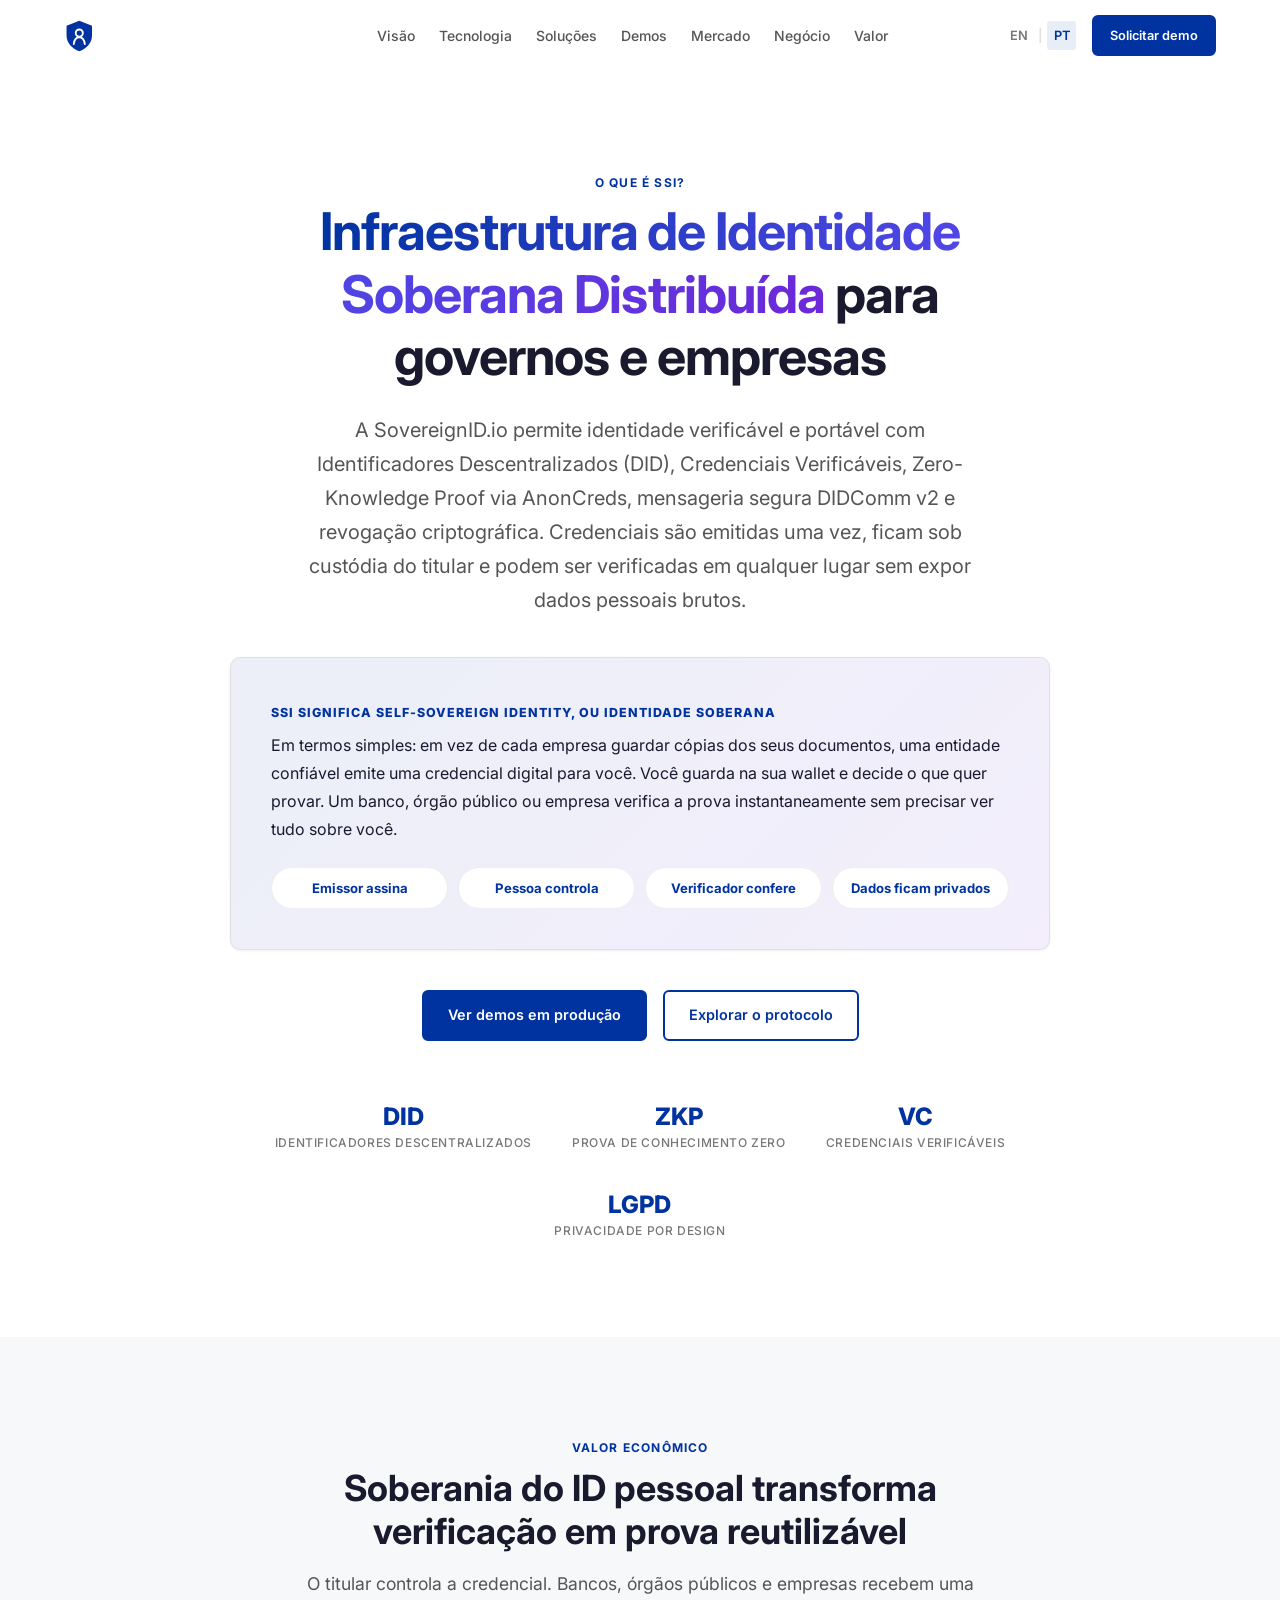
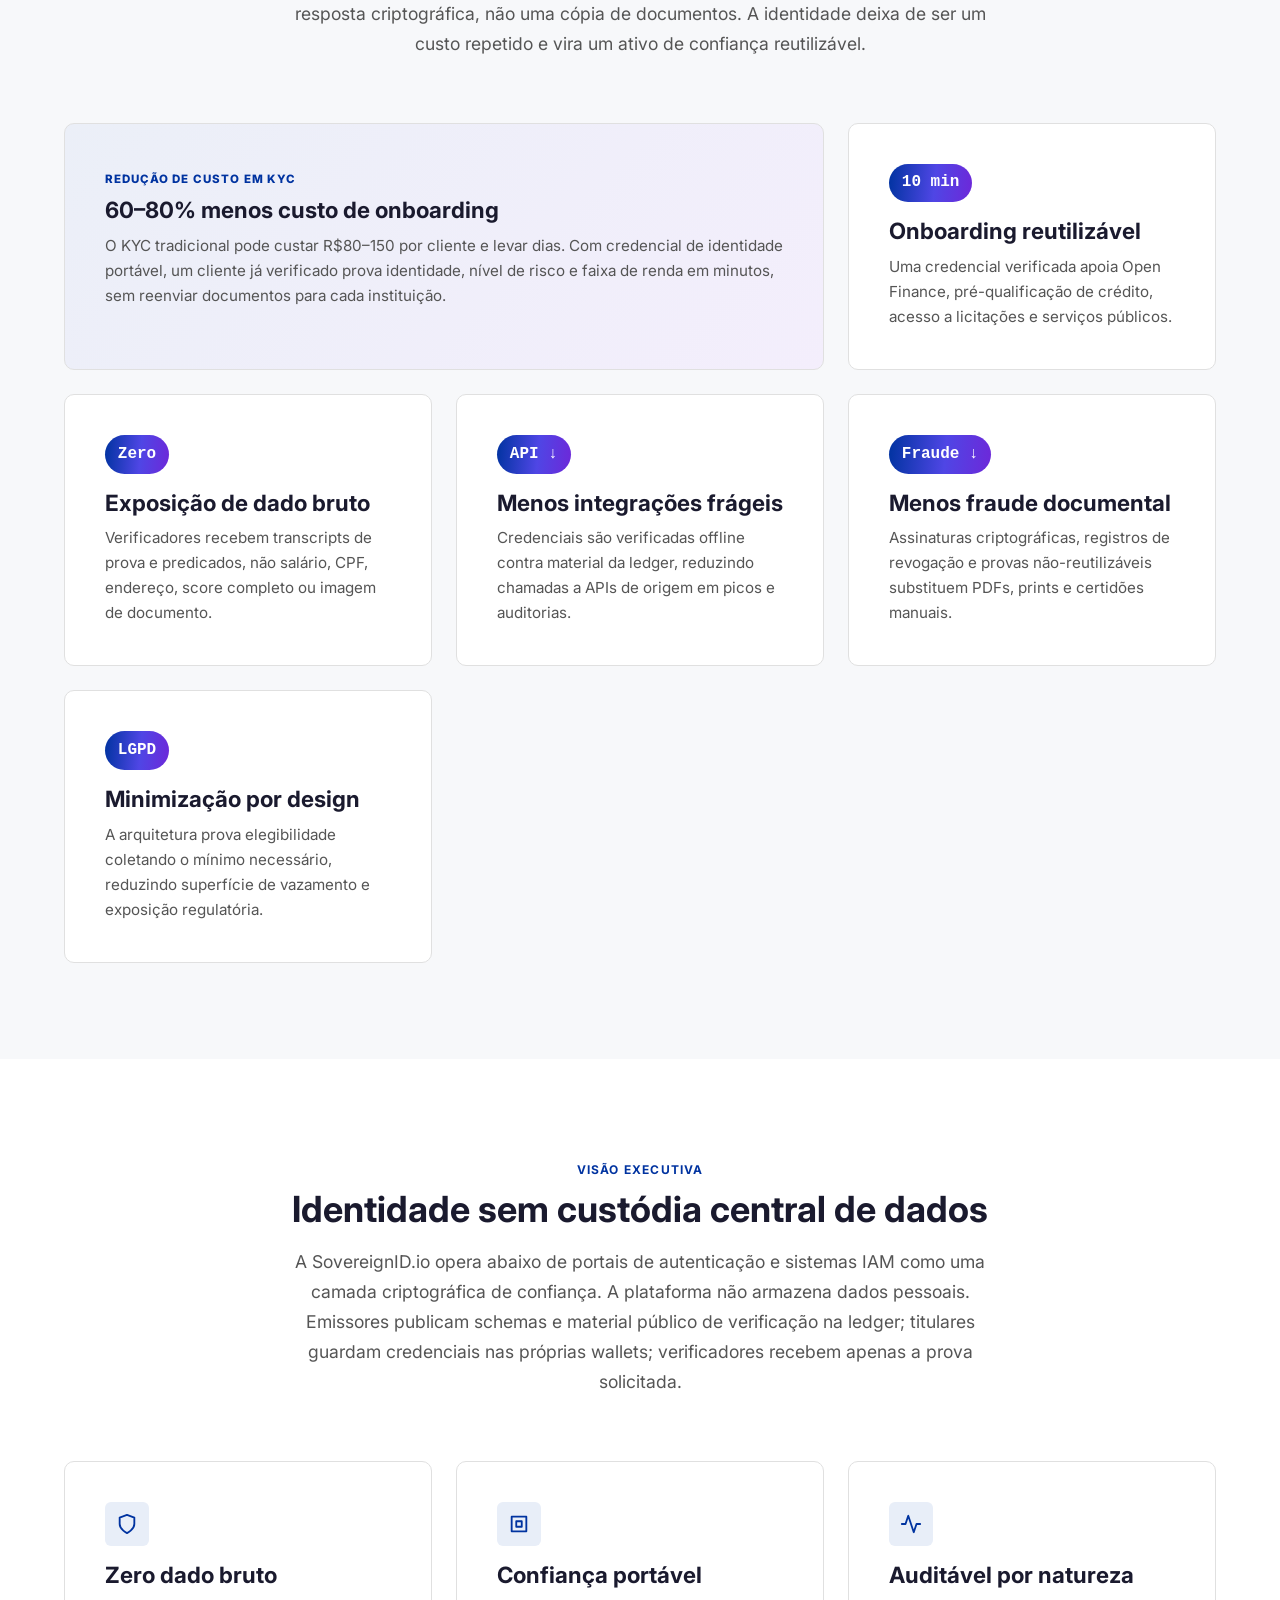
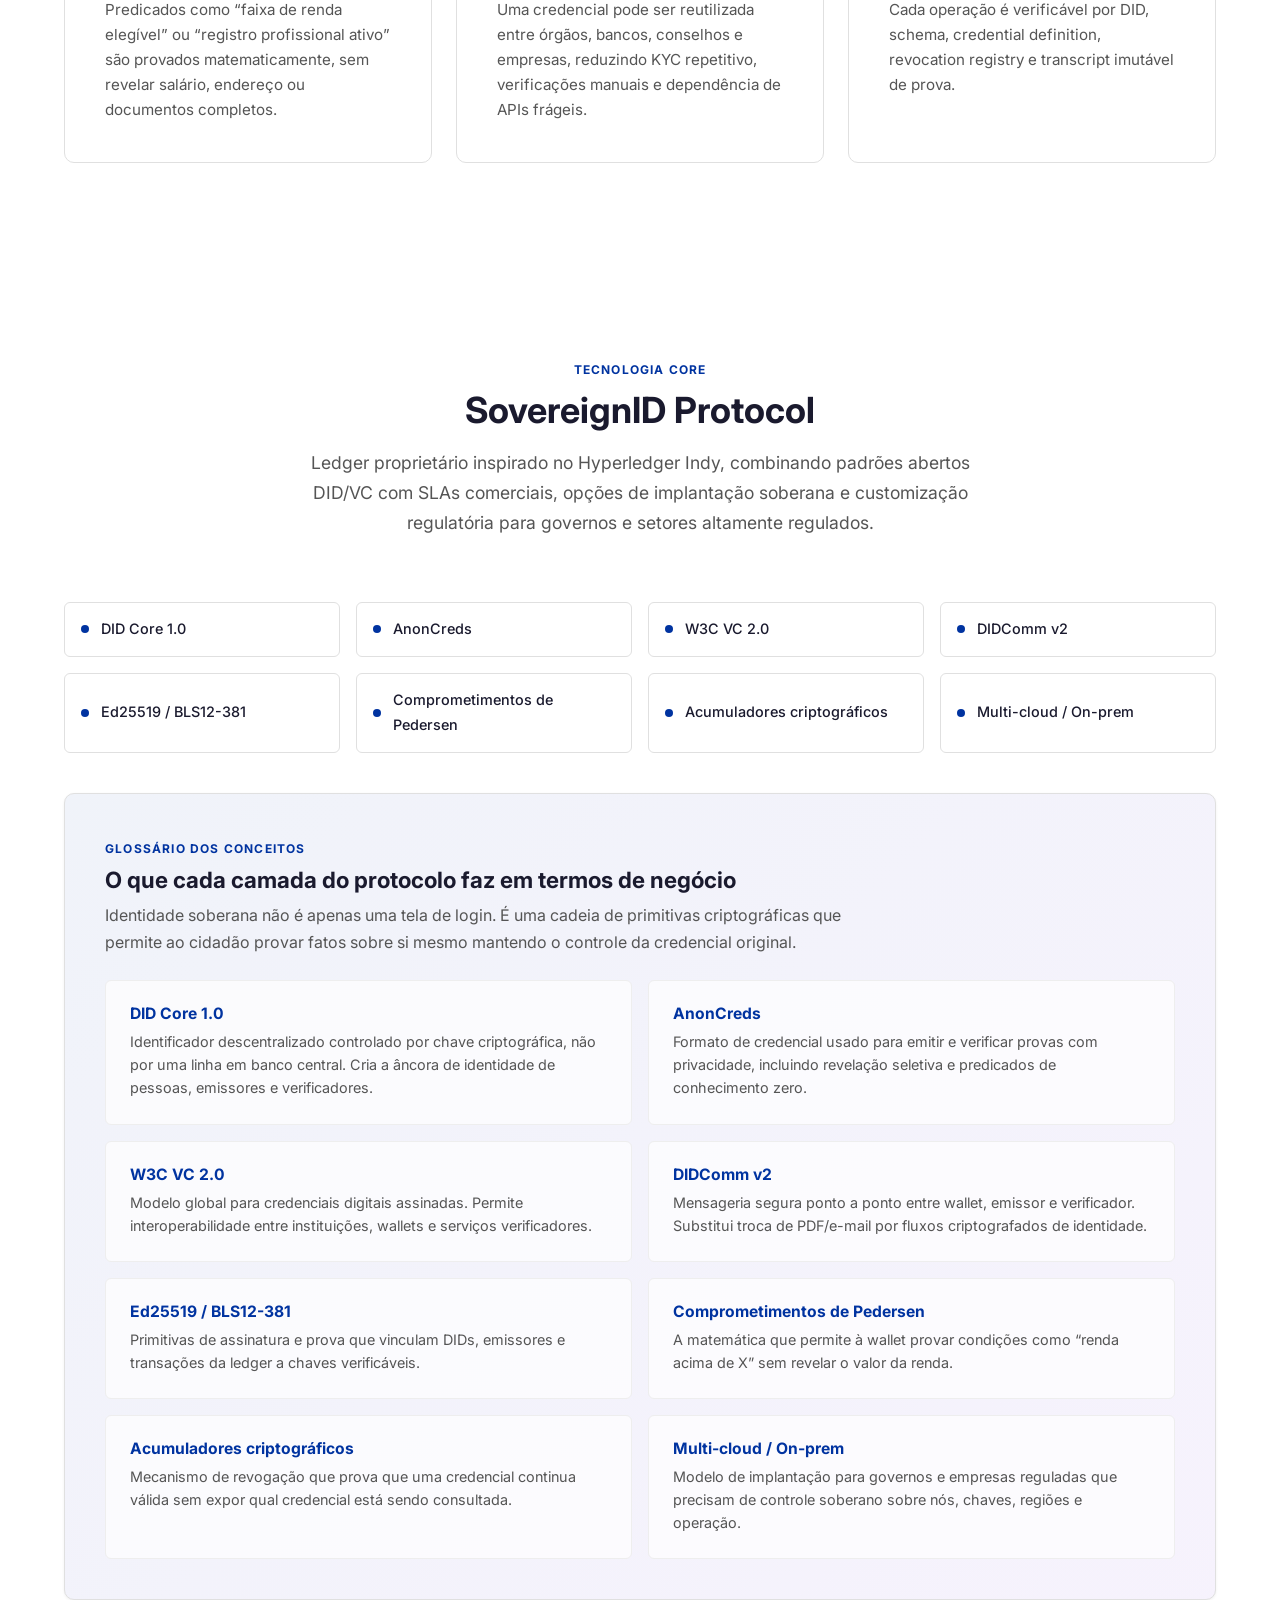
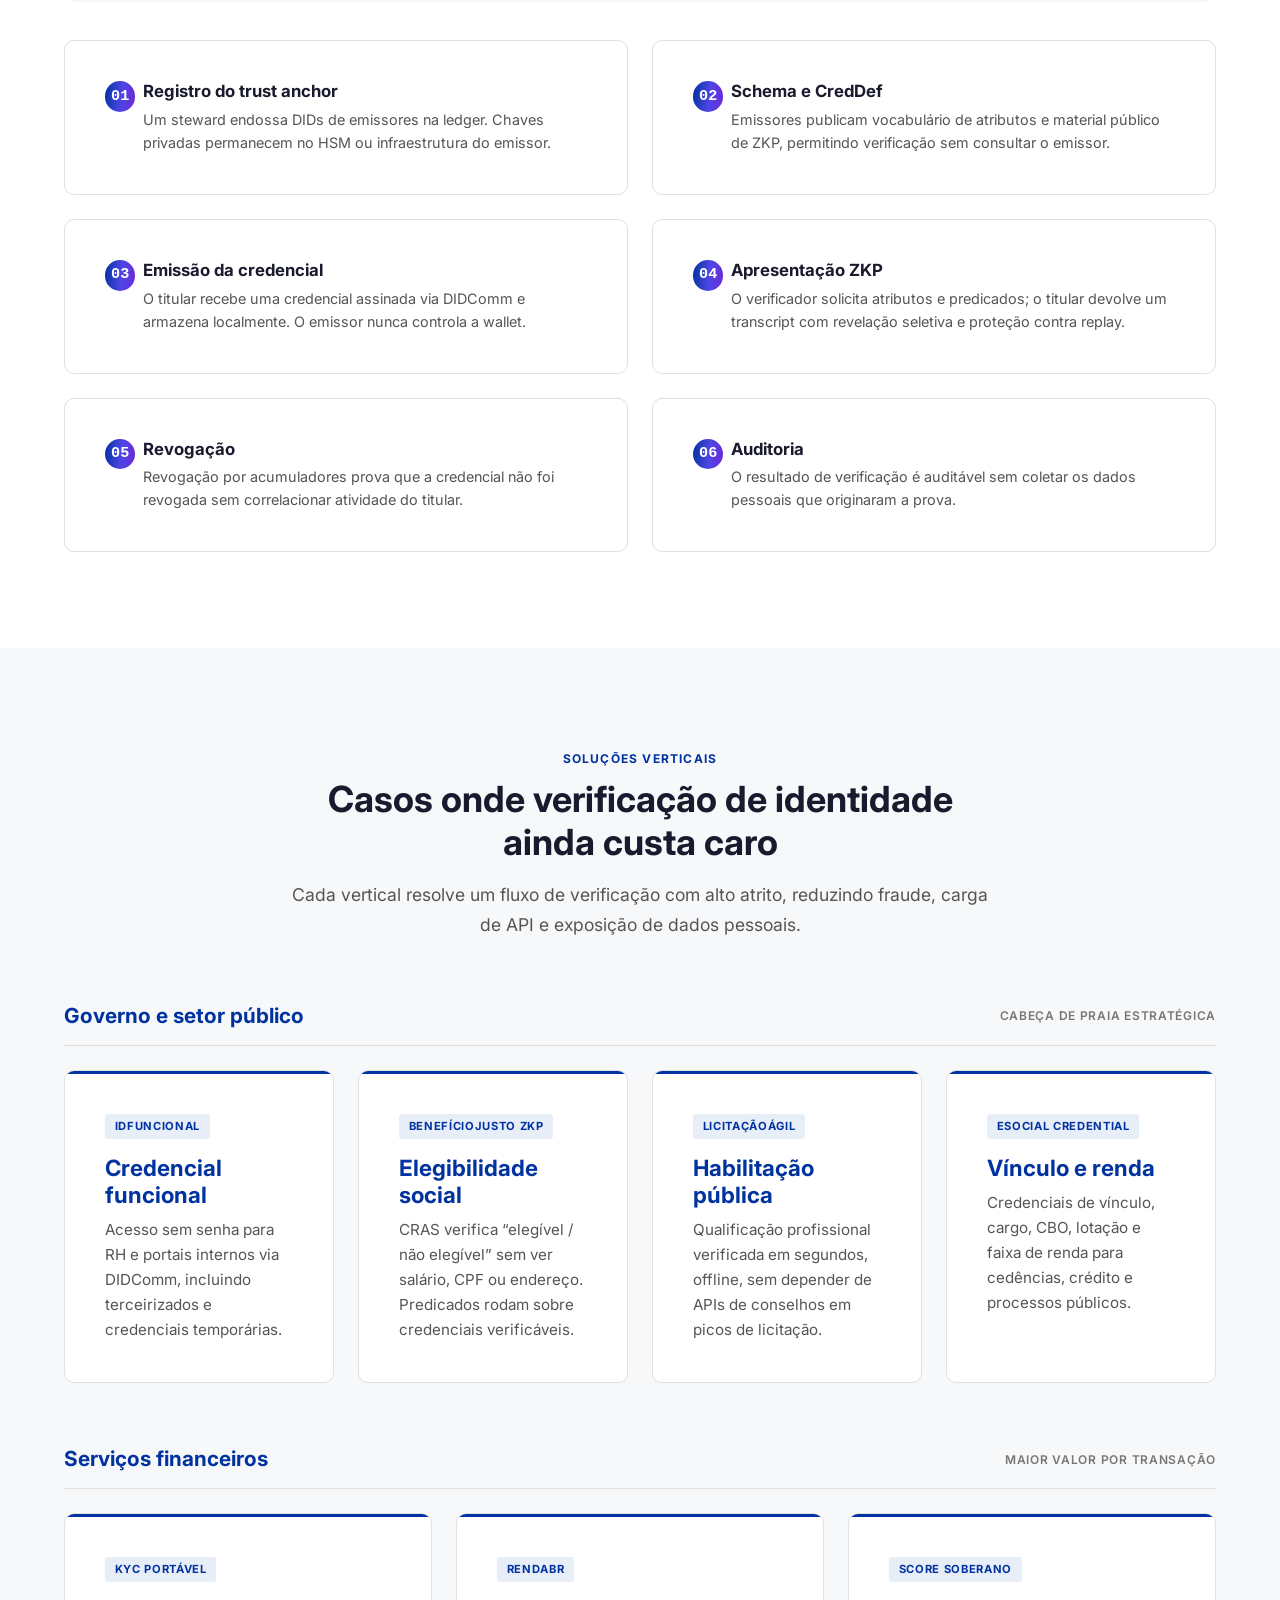
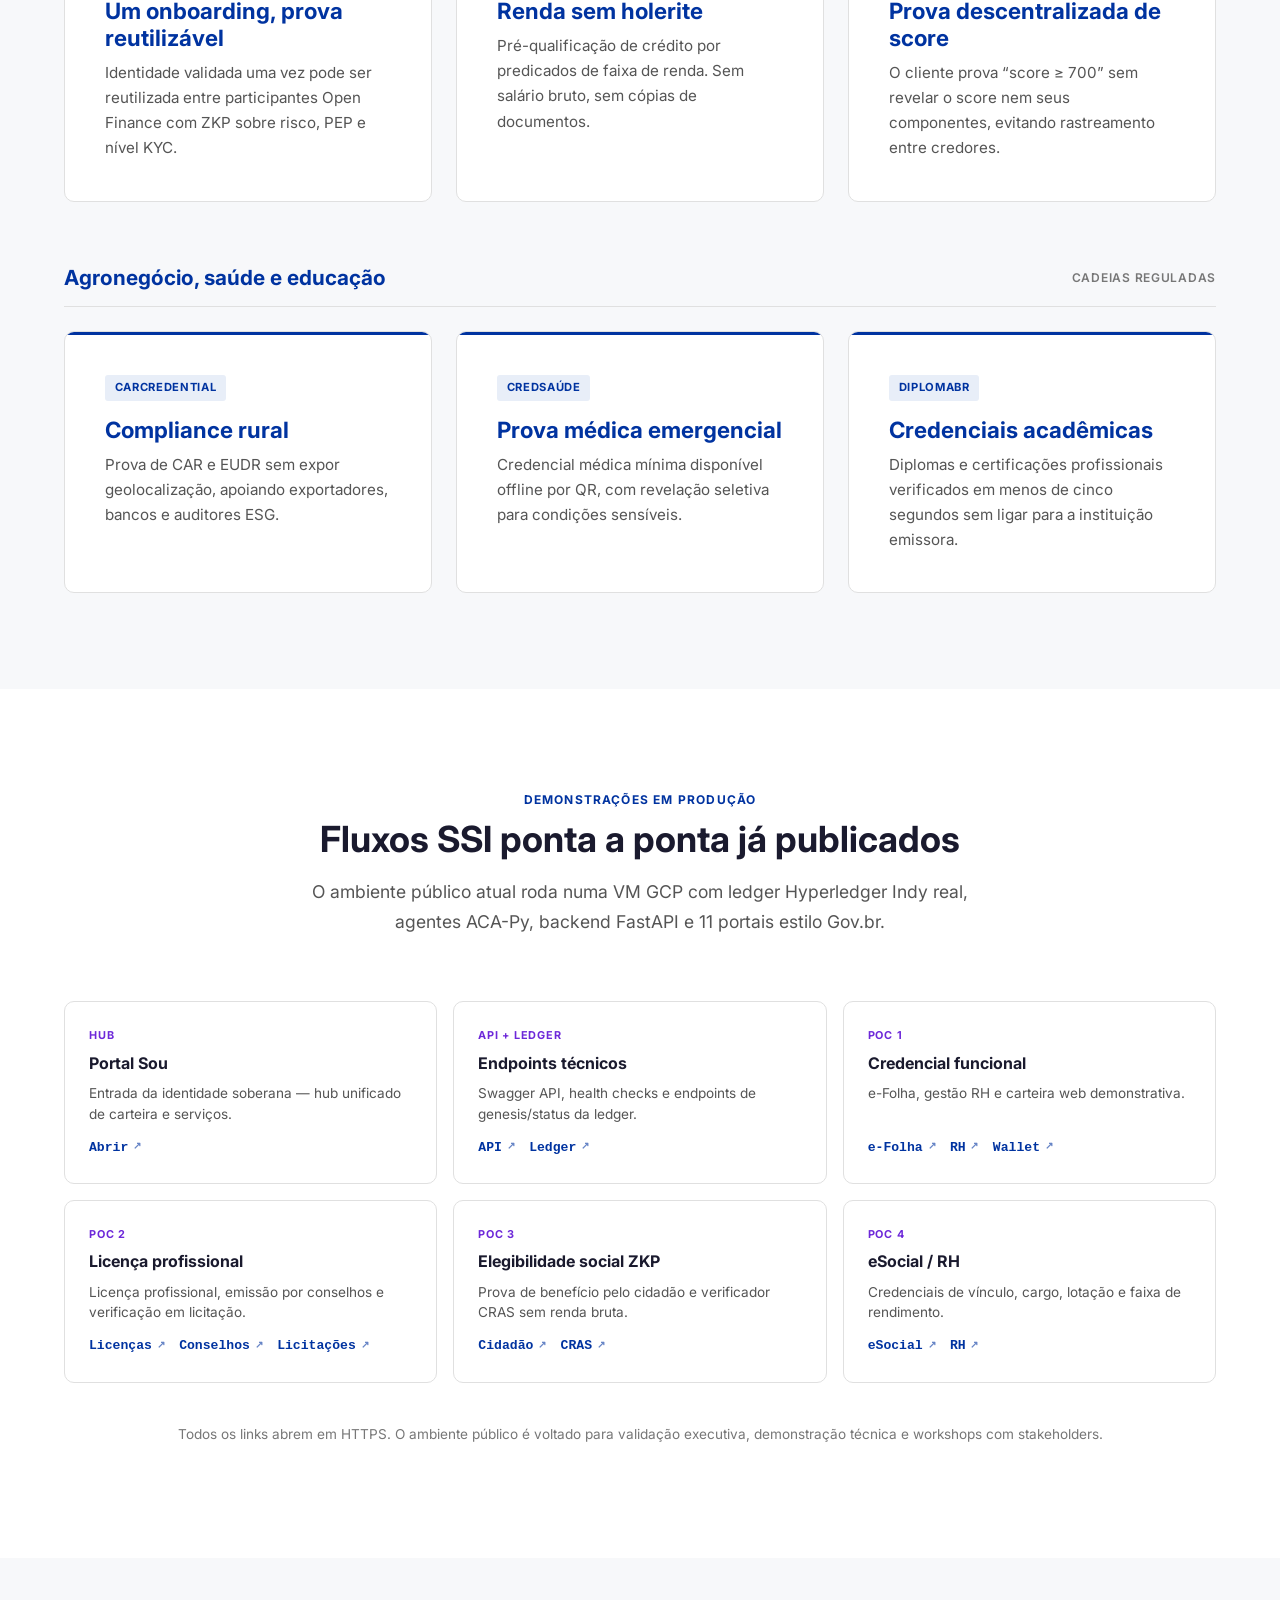
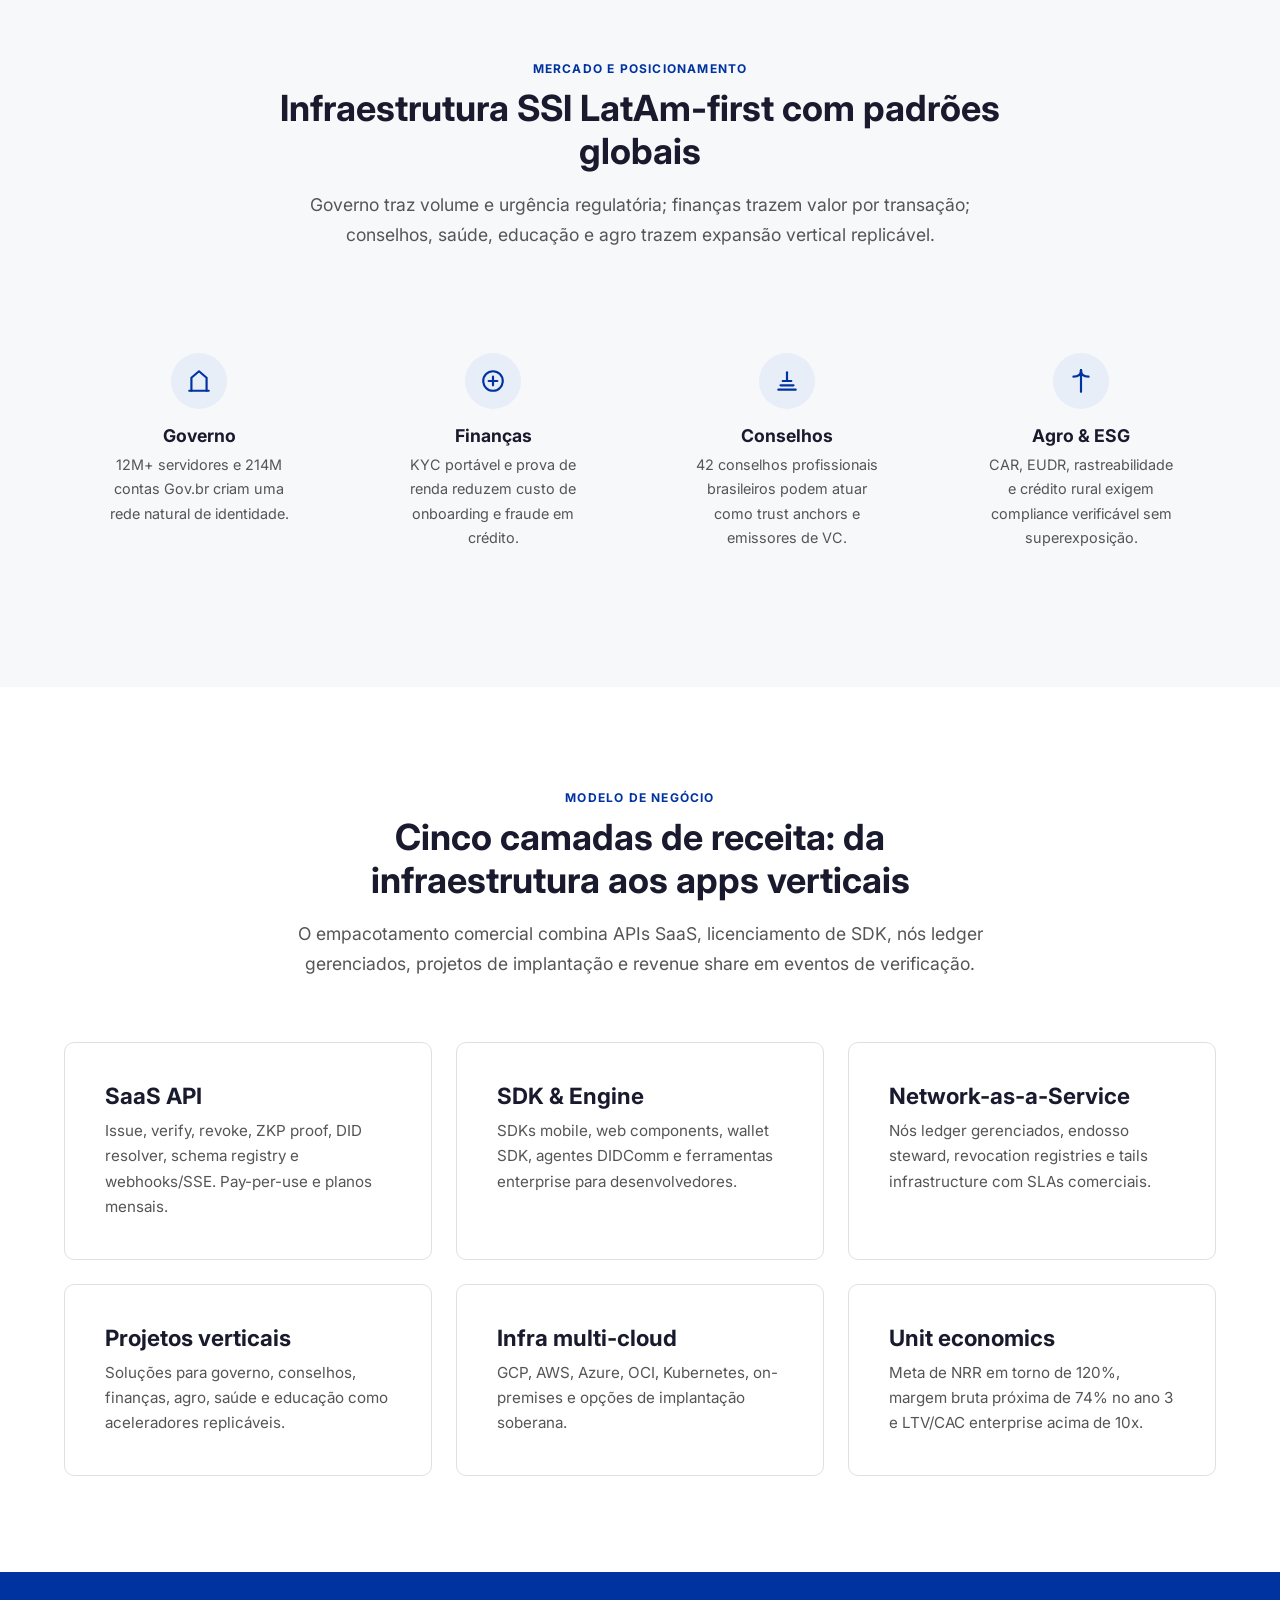
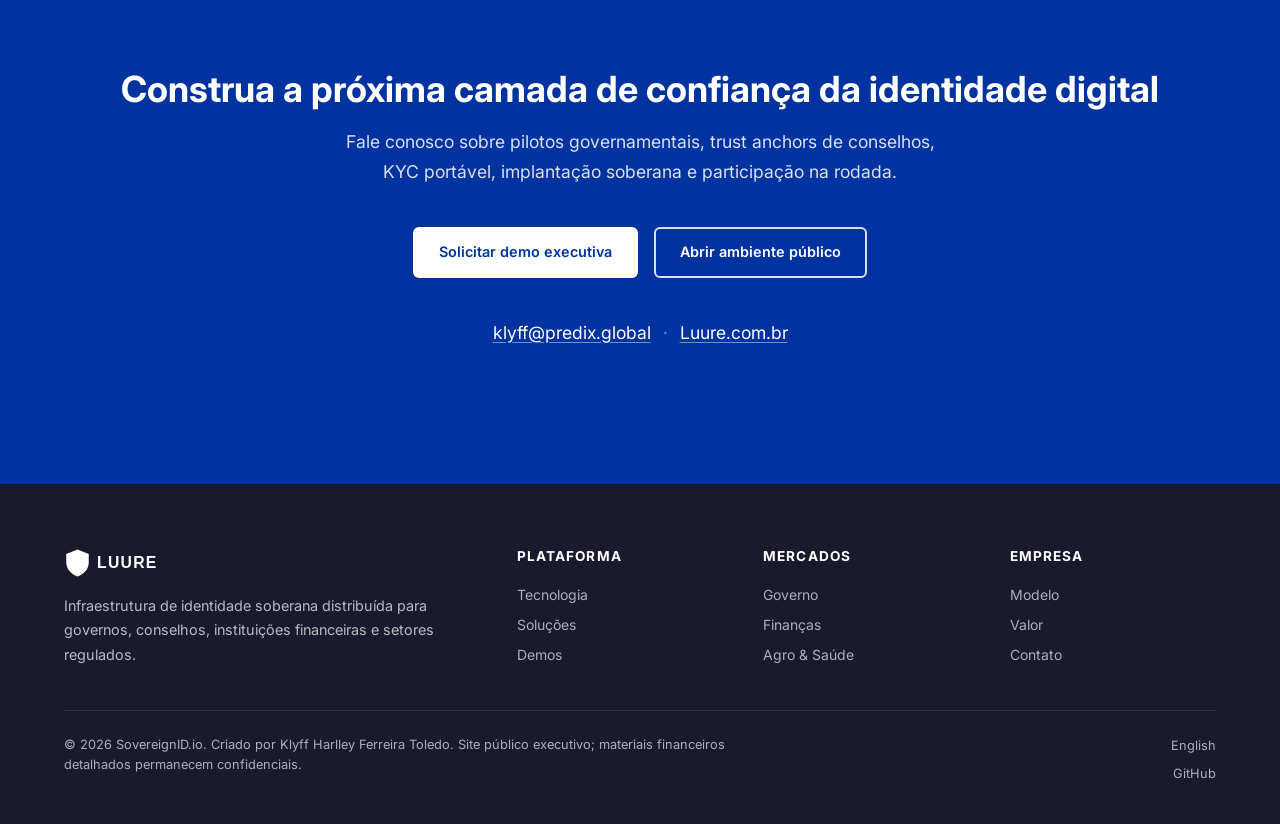
<file: pt-br/index-old.html>
<!DOCTYPE html>
<html lang="pt-BR">
<head>
  <meta charset="UTF-8">
  <meta name="viewport" content="width=device-width, initial-scale=1.0">
  <title>SovereignID.io — Infraestrutura de Identidade Soberana Distribuída</title>
  <meta name="description" content="SovereignID.io é uma infraestrutura de identidade soberana distribuída para governos e empresas: DID, Credenciais Verificáveis, Zero-Knowledge Proof, AnonCreds, DIDComm v2 e revogação criptográfica.">
  <meta property="og:title" content="SovereignID.io — Infraestrutura de Identidade Soberana Distribuída">
  <meta property="og:description" content="Camada criptográfica de confiança para governos, conselhos profissionais, instituições financeiras, agronegócio e saúde. ZKP nativo, LGPD por design.">
  <meta property="og:type" content="website">
  <meta property="og:url" content="https://luure.com.br/pt-br/">
  <meta property="og:locale" content="pt_BR">
  <meta property="og:locale:alternate" content="en_US">
  <link rel="icon" href="/favicon.svg" type="image/svg+xml">
  <link rel="canonical" href="https://luure.com.br/pt-br/">
  <link rel="alternate" hreflang="en" href="https://luure.com.br/">
  <link rel="alternate" hreflang="pt-BR" href="https://luure.com.br/pt-br/">
  <link rel="preconnect" href="https://fonts.googleapis.com">
  <link rel="preconnect" href="https://fonts.gstatic.com" crossorigin>
  <link href="https://fonts.googleapis.com/css2?family=Inter:wght@400;500;600;700;800&display=swap" rel="stylesheet">
  <link rel="stylesheet" href="/assets/css/styles.css">
</head>
<body>
  <a href="#main" class="skip-link">Ir para o conteúdo principal</a>

  <header class="header" role="banner">
    <div class="header__inner">
      <a href="/pt-br/" class="header__logo" aria-label="Início SovereignID.io">
        <img src="/assets/img/logo.svg" alt="SovereignID.io" width="232" height="40">
      </a>
      <nav class="header__nav" aria-label="Navegação principal">
        <a href="#about">Visão</a>
        <a href="#technology">Tecnologia</a>
        <a href="#solutions">Soluções</a>
        <a href="#demos">Demos</a>
        <a href="#market">Mercado</a>
        <a href="#business">Negócio</a>
        <a href="#value">Valor</a>
      </nav>
      <div class="header__actions">
        <div class="lang-switch" aria-label="Seletor de idioma">
          <a href="/">EN</a>
          <span class="lang-switch__sep">|</span>
          <a href="/pt-br/" class="active" aria-current="page">PT</a>
        </div>
        <a href="#contact" class="btn btn--primary btn--sm">Solicitar demo</a>
        <button class="menu-toggle" aria-label="Abrir menu" aria-expanded="false" aria-controls="mobile-nav">
          <span></span><span></span><span></span>
        </button>
      </div>
    </div>
  </header>

  <nav id="mobile-nav" class="mobile-nav" aria-label="Navegação mobile">
    <a href="#about">Visão</a>
    <a href="#technology">Tecnologia</a>
    <a href="#solutions">Soluções</a>
    <a href="#demos">Demos</a>
    <a href="#market">Mercado</a>
    <a href="#business">Negócio</a>
    <a href="#value">Valor</a>
    <a href="#contact">Contato</a>
  </nav>

  <main id="main">
    <section id="hero" class="hero">
      <div class="container">
        <div class="hero__content">
          <span class="section-label">O que é SSI?</span>
          <h1><span class="accent">Infraestrutura de Identidade Soberana Distribuída</span> para governos e empresas</h1>
          <p class="hero__subtitle">
            A SovereignID.io permite identidade verificável e portável com Identificadores Descentralizados (DID),
            Credenciais Verificáveis, Zero-Knowledge Proof via AnonCreds, mensageria segura DIDComm v2 e revogação
            criptográfica. Credenciais são emitidas uma vez, ficam sob custódia do titular e podem ser verificadas
            em qualquer lugar sem expor dados pessoais brutos.
          </p>
          <div class="ssi-explainer" aria-label="Explicação simples de SSI">
            <div class="ssi-explainer__label">SSI significa Self-Sovereign Identity, ou Identidade Soberana</div>
            <p>
              Em termos simples: em vez de cada empresa guardar cópias dos seus documentos, uma entidade confiável
              emite uma credencial digital para você. Você guarda na sua wallet e decide o que quer provar. Um banco,
              órgão público ou empresa verifica a prova instantaneamente sem precisar ver tudo sobre você.
            </p>
            <div class="ssi-explainer__flow" aria-label="Fluxo SSI">
              <span>Emissor assina</span>
              <span>Pessoa controla</span>
              <span>Verificador confere</span>
              <span>Dados ficam privados</span>
            </div>
          </div>
          <div class="hero__actions">
            <a href="#demos" class="btn btn--primary">Ver demos em produção</a>
            <a href="#technology" class="btn btn--outline">Explorar o protocolo</a>
          </div>
          <div class="hero__badges">
            <div class="hero__badge"><span class="hero__badge-value">DID</span><span class="hero__badge-label">Identificadores descentralizados</span></div>
            <div class="hero__badge"><span class="hero__badge-value">ZKP</span><span class="hero__badge-label">Prova de conhecimento zero</span></div>
            <div class="hero__badge"><span class="hero__badge-value">VC</span><span class="hero__badge-label">Credenciais verificáveis</span></div>
            <div class="hero__badge"><span class="hero__badge-value">LGPD</span><span class="hero__badge-label">Privacidade por design</span></div>
          </div>
        </div>
      </div>
    </section>

    <section id="value" class="section section--alt">
      <div class="container">
        <div class="section-header fade-in">
          <span class="section-label">Valor Econômico</span>
          <h2>Soberania do ID pessoal transforma verificação em prova reutilizável</h2>
          <p>
            O titular controla a credencial. Bancos, órgãos públicos e empresas recebem uma resposta criptográfica,
            não uma cópia de documentos. A identidade deixa de ser um custo repetido e vira um ativo de confiança reutilizável.
          </p>
        </div>
        <div class="value-grid fade-in">
          <article class="value-card value-card--highlight">
            <span class="value-card__eyebrow">Redução de custo em KYC</span>
            <h3>60–80% menos custo de onboarding</h3>
            <p>
              O KYC tradicional pode custar R$80–150 por cliente e levar dias. Com credencial de identidade portável,
              um cliente já verificado prova identidade, nível de risco e faixa de renda em minutos, sem reenviar
              documentos para cada instituição.
            </p>
          </article>
          <article class="value-card">
            <span class="value-card__metric">10 min</span>
            <h3>Onboarding reutilizável</h3>
            <p>Uma credencial verificada apoia Open Finance, pré-qualificação de crédito, acesso a licitações e serviços públicos.</p>
          </article>
          <article class="value-card">
            <span class="value-card__metric">Zero</span>
            <h3>Exposição de dado bruto</h3>
            <p>Verificadores recebem transcripts de prova e predicados, não salário, CPF, endereço, score completo ou imagem de documento.</p>
          </article>
          <article class="value-card">
            <span class="value-card__metric">API ↓</span>
            <h3>Menos integrações frágeis</h3>
            <p>Credenciais são verificadas offline contra material da ledger, reduzindo chamadas a APIs de origem em picos e auditorias.</p>
          </article>
          <article class="value-card">
            <span class="value-card__metric">Fraude ↓</span>
            <h3>Menos fraude documental</h3>
            <p>Assinaturas criptográficas, registros de revogação e provas não-reutilizáveis substituem PDFs, prints e certidões manuais.</p>
          </article>
          <article class="value-card">
            <span class="value-card__metric">LGPD</span>
            <h3>Minimização por design</h3>
            <p>A arquitetura prova elegibilidade coletando o mínimo necessário, reduzindo superfície de vazamento e exposição regulatória.</p>
          </article>
        </div>
      </div>
    </section>

    <section id="about" class="section">
      <div class="container">
        <div class="section-header fade-in">
          <span class="section-label">Visão Executiva</span>
          <h2>Identidade sem custódia central de dados</h2>
          <p>
            A SovereignID.io opera abaixo de portais de autenticação e sistemas IAM como uma camada criptográfica
            de confiança. A plataforma não armazena dados pessoais. Emissores publicam schemas e material público
            de verificação na ledger; titulares guardam credenciais nas próprias wallets; verificadores recebem
            apenas a prova solicitada.
          </p>
        </div>
        <div class="grid grid--3 fade-in">
          <article class="card">
            <div class="card__icon"><svg viewBox="0 0 24 24"><path d="M12 22s8-4 8-10V5l-8-3-8 3v7c0 6 8 10 8 10z"/></svg></div>
            <h3>Zero dado bruto</h3>
            <p>Predicados como “faixa de renda elegível” ou “registro profissional ativo” são provados matematicamente, sem revelar salário, endereço ou documentos completos.</p>
          </article>
          <article class="card">
            <div class="card__icon"><svg viewBox="0 0 24 24"><path d="M4 4h16v16H4z"/><path d="M9 9h6v6H9z"/></svg></div>
            <h3>Confiança portável</h3>
            <p>Uma credencial pode ser reutilizada entre órgãos, bancos, conselhos e empresas, reduzindo KYC repetitivo, verificações manuais e dependência de APIs frágeis.</p>
          </article>
          <article class="card">
            <div class="card__icon"><svg viewBox="0 0 24 24"><polyline points="22 12 18 12 15 21 9 3 6 12 2 12"/></svg></div>
            <h3>Auditável por natureza</h3>
            <p>Cada operação é verificável por DID, schema, credential definition, revocation registry e transcript imutável de prova.</p>
          </article>
        </div>
      </div>
    </section>

    <section id="technology" class="section">
      <div class="container">
        <div class="section-header fade-in">
          <span class="section-label">Tecnologia Core</span>
          <h2>SovereignID Protocol</h2>
          <p>
            Ledger proprietário inspirado no Hyperledger Indy, combinando padrões abertos DID/VC com SLAs comerciais,
            opções de implantação soberana e customização regulatória para governos e setores altamente regulados.
          </p>
        </div>
        <div class="tech-grid fade-in" aria-label="Stack tecnológico">
          <div class="tech-item"><span class="tech-item__dot"></span>DID Core 1.0</div>
          <div class="tech-item"><span class="tech-item__dot"></span>AnonCreds</div>
          <div class="tech-item"><span class="tech-item__dot"></span>W3C VC 2.0</div>
          <div class="tech-item"><span class="tech-item__dot"></span>DIDComm v2</div>
          <div class="tech-item"><span class="tech-item__dot"></span>Ed25519 / BLS12-381</div>
          <div class="tech-item"><span class="tech-item__dot"></span>Comprometimentos de Pedersen</div>
          <div class="tech-item"><span class="tech-item__dot"></span>Acumuladores criptográficos</div>
          <div class="tech-item"><span class="tech-item__dot"></span>Multi-cloud / On-prem</div>
        </div>
        <div class="concept-box fade-in">
          <div class="concept-box__intro">
            <span class="section-label">Glossário dos Conceitos</span>
            <h3>O que cada camada do protocolo faz em termos de negócio</h3>
            <p>
              Identidade soberana não é apenas uma tela de login. É uma cadeia de primitivas criptográficas que
              permite ao cidadão provar fatos sobre si mesmo mantendo o controle da credencial original.
            </p>
          </div>
          <div class="concept-grid">
            <article><h4>DID Core 1.0</h4><p>Identificador descentralizado controlado por chave criptográfica, não por uma linha em banco central. Cria a âncora de identidade de pessoas, emissores e verificadores.</p></article>
            <article><h4>AnonCreds</h4><p>Formato de credencial usado para emitir e verificar provas com privacidade, incluindo revelação seletiva e predicados de conhecimento zero.</p></article>
            <article><h4>W3C VC 2.0</h4><p>Modelo global para credenciais digitais assinadas. Permite interoperabilidade entre instituições, wallets e serviços verificadores.</p></article>
            <article><h4>DIDComm v2</h4><p>Mensageria segura ponto a ponto entre wallet, emissor e verificador. Substitui troca de PDF/e-mail por fluxos criptografados de identidade.</p></article>
            <article><h4>Ed25519 / BLS12-381</h4><p>Primitivas de assinatura e prova que vinculam DIDs, emissores e transações da ledger a chaves verificáveis.</p></article>
            <article><h4>Comprometimentos de Pedersen</h4><p>A matemática que permite à wallet provar condições como “renda acima de X” sem revelar o valor da renda.</p></article>
            <article><h4>Acumuladores criptográficos</h4><p>Mecanismo de revogação que prova que uma credencial continua válida sem expor qual credencial está sendo consultada.</p></article>
            <article><h4>Multi-cloud / On-prem</h4><p>Modelo de implantação para governos e empresas reguladas que precisam de controle soberano sobre nós, chaves, regiões e operação.</p></article>
          </div>
        </div>
        <div class="steps fade-in mt-lg">
          <article class="step"><h3>Registro do trust anchor</h3><p>Um steward endossa DIDs de emissores na ledger. Chaves privadas permanecem no HSM ou infraestrutura do emissor.</p></article>
          <article class="step"><h3>Schema e CredDef</h3><p>Emissores publicam vocabulário de atributos e material público de ZKP, permitindo verificação sem consultar o emissor.</p></article>
          <article class="step"><h3>Emissão da credencial</h3><p>O titular recebe uma credencial assinada via DIDComm e armazena localmente. O emissor nunca controla a wallet.</p></article>
          <article class="step"><h3>Apresentação ZKP</h3><p>O verificador solicita atributos e predicados; o titular devolve um transcript com revelação seletiva e proteção contra replay.</p></article>
          <article class="step"><h3>Revogação</h3><p>Revogação por acumuladores prova que a credencial não foi revogada sem correlacionar atividade do titular.</p></article>
          <article class="step"><h3>Auditoria</h3><p>O resultado de verificação é auditável sem coletar os dados pessoais que originaram a prova.</p></article>
        </div>
      </div>
    </section>

    <section id="solutions" class="section section--alt">
      <div class="container">
        <div class="section-header fade-in">
          <span class="section-label">Soluções Verticais</span>
          <h2>Casos onde verificação de identidade ainda custa caro</h2>
          <p>Cada vertical resolve um fluxo de verificação com alto atrito, reduzindo fraude, carga de API e exposição de dados pessoais.</p>
        </div>

        <div class="vertical fade-in">
          <div class="vertical__head"><h3>Governo e setor público</h3><span class="vertical__tag">Cabeça de praia estratégica</span></div>
          <div class="grid grid--4">
            <article class="module-card"><span class="module-card__tag">IdFuncional</span><h3>Credencial funcional</h3><p>Acesso sem senha para RH e portais internos via DIDComm, incluindo terceirizados e credenciais temporárias.</p></article>
            <article class="module-card"><span class="module-card__tag">BenefícioJusto ZKP</span><h3>Elegibilidade social</h3><p>CRAS verifica “elegível / não elegível” sem ver salário, CPF ou endereço. Predicados rodam sobre credenciais verificáveis.</p></article>
            <article class="module-card"><span class="module-card__tag">LicitaçãoÁgil</span><h3>Habilitação pública</h3><p>Qualificação profissional verificada em segundos, offline, sem depender de APIs de conselhos em picos de licitação.</p></article>
            <article class="module-card"><span class="module-card__tag">eSocial Credential</span><h3>Vínculo e renda</h3><p>Credenciais de vínculo, cargo, CBO, lotação e faixa de renda para cedências, crédito e processos públicos.</p></article>
          </div>
        </div>

        <div class="vertical fade-in">
          <div class="vertical__head"><h3>Serviços financeiros</h3><span class="vertical__tag">Maior valor por transação</span></div>
          <div class="grid grid--3">
            <article class="module-card"><span class="module-card__tag">KYC Portável</span><h3>Um onboarding, prova reutilizável</h3><p>Identidade validada uma vez pode ser reutilizada entre participantes Open Finance com ZKP sobre risco, PEP e nível KYC.</p></article>
            <article class="module-card"><span class="module-card__tag">RendaBR</span><h3>Renda sem holerite</h3><p>Pré-qualificação de crédito por predicados de faixa de renda. Sem salário bruto, sem cópias de documentos.</p></article>
            <article class="module-card"><span class="module-card__tag">Score Soberano</span><h3>Prova descentralizada de score</h3><p>O cliente prova “score ≥ 700” sem revelar o score nem seus componentes, evitando rastreamento entre credores.</p></article>
          </div>
        </div>

        <div class="vertical fade-in">
          <div class="vertical__head"><h3>Agronegócio, saúde e educação</h3><span class="vertical__tag">Cadeias reguladas</span></div>
          <div class="grid grid--3">
            <article class="module-card"><span class="module-card__tag">CARCredential</span><h3>Compliance rural</h3><p>Prova de CAR e EUDR sem expor geolocalização, apoiando exportadores, bancos e auditores ESG.</p></article>
            <article class="module-card"><span class="module-card__tag">CredSaúde</span><h3>Prova médica emergencial</h3><p>Credencial médica mínima disponível offline por QR, com revelação seletiva para condições sensíveis.</p></article>
            <article class="module-card"><span class="module-card__tag">DiplomaBR</span><h3>Credenciais acadêmicas</h3><p>Diplomas e certificações profissionais verificados em menos de cinco segundos sem ligar para a instituição emissora.</p></article>
          </div>
        </div>
      </div>
    </section>

    <section id="demos" class="section">
      <div class="container">
        <div class="section-header fade-in">
          <span class="section-label">Demonstrações em Produção</span>
          <h2>Fluxos SSI ponta a ponta já publicados</h2>
          <p>O ambiente público atual roda numa VM GCP com ledger Hyperledger Indy real, agentes ACA-Py, backend FastAPI e 11 portais estilo Gov.br.</p>
        </div>
        <div class="demos-grid fade-in">
          <article class="demo-card"><span class="demo-card__tag">Hub</span><span class="demo-card__title">Portal Sou</span><p class="demo-card__desc">Entrada da identidade soberana — hub unificado de carteira e serviços.</p><div class="demo-card__links"><a href="https://sou.luure.com.br">Abrir</a></div></article>
          <article class="demo-card"><span class="demo-card__tag">API + Ledger</span><span class="demo-card__title">Endpoints técnicos</span><p class="demo-card__desc">Swagger API, health checks e endpoints de genesis/status da ledger.</p><div class="demo-card__links"><a href="https://api.luure.com.br/docs">API</a><a href="https://ledger.luure.com.br/genesis">Ledger</a></div></article>
          <article class="demo-card"><span class="demo-card__tag">PoC 1</span><span class="demo-card__title">Credencial funcional</span><p class="demo-card__desc">e-Folha, gestão RH e carteira web demonstrativa.</p><div class="demo-card__links"><a href="https://efolha.luure.com.br">e-Folha</a><a href="https://gestao.luure.com.br">RH</a><a href="https://wallet.luure.com.br">Wallet</a></div></article>
          <article class="demo-card"><span class="demo-card__tag">PoC 2</span><span class="demo-card__title">Licença profissional</span><p class="demo-card__desc">Licença profissional, emissão por conselhos e verificação em licitação.</p><div class="demo-card__links"><a href="https://licencas.luure.com.br">Licenças</a><a href="https://conselhos.luure.com.br">Conselhos</a><a href="https://licitacoes.luure.com.br">Licitações</a></div></article>
          <article class="demo-card"><span class="demo-card__tag">PoC 3</span><span class="demo-card__title">Elegibilidade social ZKP</span><p class="demo-card__desc">Prova de benefício pelo cidadão e verificador CRAS sem renda bruta.</p><div class="demo-card__links"><a href="https://cidadao.luure.com.br">Cidadão</a><a href="https://cras.luure.com.br">CRAS</a></div></article>
          <article class="demo-card"><span class="demo-card__tag">PoC 4</span><span class="demo-card__title">eSocial / RH</span><p class="demo-card__desc">Credenciais de vínculo, cargo, lotação e faixa de rendimento.</p><div class="demo-card__links"><a href="https://esocial.luure.com.br">eSocial</a><a href="https://rh.luure.com.br">RH</a></div></article>
        </div>
        <p class="demos-note">Todos os links abrem em HTTPS. O ambiente público é voltado para validação executiva, demonstração técnica e workshops com stakeholders.</p>
      </div>
    </section>

    <section id="market" class="section section--alt">
      <div class="container">
        <div class="section-header fade-in">
          <span class="section-label">Mercado e Posicionamento</span>
          <h2>Infraestrutura SSI LatAm-first com padrões globais</h2>
          <p>Governo traz volume e urgência regulatória; finanças trazem valor por transação; conselhos, saúde, educação e agro trazem expansão vertical replicável.</p>
        </div>
        <div class="grid grid--4 fade-in">
          <article class="industry-card"><div class="industry-card__icon"><svg viewBox="0 0 24 24"><path d="M3 21h18"/><path d="M5 21V9l7-6 7 6v12"/></svg></div><h3>Governo</h3><p>12M+ servidores e 214M contas Gov.br criam uma rede natural de identidade.</p></article>
          <article class="industry-card"><div class="industry-card__icon"><svg viewBox="0 0 24 24"><circle cx="12" cy="12" r="9"/><path d="M8 12h8"/><path d="M12 8v8"/></svg></div><h3>Finanças</h3><p>KYC portável e prova de renda reduzem custo de onboarding e fraude em crédito.</p></article>
          <article class="industry-card"><div class="industry-card__icon"><svg viewBox="0 0 24 24"><path d="M4 20h16"/><path d="M6 16h12"/><path d="M8 12h8"/><path d="M12 4v8"/></svg></div><h3>Conselhos</h3><p>42 conselhos profissionais brasileiros podem atuar como trust anchors e emissores de VC.</p></article>
          <article class="industry-card"><div class="industry-card__icon"><svg viewBox="0 0 24 24"><path d="M12 2v20"/><path d="M5 8c4 0 7-2 7-6"/><path d="M19 8c-4 0-7-2-7-6"/></svg></div><h3>Agro & ESG</h3><p>CAR, EUDR, rastreabilidade e crédito rural exigem compliance verificável sem superexposição.</p></article>
        </div>
      </div>
    </section>

    <section id="business" class="section">
      <div class="container">
        <div class="section-header fade-in">
          <span class="section-label">Modelo de Negócio</span>
          <h2>Cinco camadas de receita: da infraestrutura aos apps verticais</h2>
          <p>O empacotamento comercial combina APIs SaaS, licenciamento de SDK, nós ledger gerenciados, projetos de implantação e revenue share em eventos de verificação.</p>
        </div>
        <div class="grid grid--3 fade-in">
          <article class="card"><h3>SaaS API</h3><p>Issue, verify, revoke, ZKP proof, DID resolver, schema registry e webhooks/SSE. Pay-per-use e planos mensais.</p></article>
          <article class="card"><h3>SDK & Engine</h3><p>SDKs mobile, web components, wallet SDK, agentes DIDComm e ferramentas enterprise para desenvolvedores.</p></article>
          <article class="card"><h3>Network-as-a-Service</h3><p>Nós ledger gerenciados, endosso steward, revocation registries e tails infrastructure com SLAs comerciais.</p></article>
          <article class="card"><h3>Projetos verticais</h3><p>Soluções para governo, conselhos, finanças, agro, saúde e educação como aceleradores replicáveis.</p></article>
          <article class="card"><h3>Infra multi-cloud</h3><p>GCP, AWS, Azure, OCI, Kubernetes, on-premises e opções de implantação soberana.</p></article>
          <article class="card"><h3>Unit economics</h3><p>Meta de NRR em torno de 120%, margem bruta próxima de 74% no ano 3 e LTV/CAC enterprise acima de 10x.</p></article>
        </div>
      </div>
    </section>

    <section id="contact" class="cta-section">
      <div class="container">
        <h2>Construa a próxima camada de confiança da identidade digital</h2>
        <p>Fale conosco sobre pilotos governamentais, trust anchors de conselhos, KYC portável, implantação soberana e participação na rodada.</p>
        <div class="cta-actions">
          <a class="btn btn--white" href="mailto:klyff@predix.global?subject=SovereignID.io%20Demo%20Executiva">Solicitar demo executiva</a>
          <a class="btn btn--outline btn--white-outline" href="https://sou.luure.com.br">Abrir ambiente público</a>
        </div>
        <div class="cta-contact">
          <p class="cta-contact__emails"><a href="mailto:klyff@predix.global">klyff@predix.global</a><span class="cta-contact__sep">·</span><a href="https://luure.com.br">Luure.com.br</a></p>
        </div>
      </div>
    </section>
  </main>

  <footer class="footer">
    <div class="container">
      <div class="footer__inner">
        <div class="footer__brand">
          <img src="/assets/img/logo.svg" alt="SovereignID.io" class="footer__logo" width="232" height="40">
          <p>Infraestrutura de identidade soberana distribuída para governos, conselhos, instituições financeiras e setores regulados.</p>
        </div>
        <div class="footer__group"><h4>Plataforma</h4><a href="#technology">Tecnologia</a><a href="#solutions">Soluções</a><a href="#demos">Demos</a></div>
        <div class="footer__group"><h4>Mercados</h4><a href="#market">Governo</a><a href="#market">Finanças</a><a href="#market">Agro & Saúde</a></div>
        <div class="footer__group"><h4>Empresa</h4><a href="#business">Modelo</a><a href="#value">Valor</a><a href="#contact">Contato</a></div>
      </div>
      <div class="footer__bottom">
        <p class="footer__copyright">&copy; 2026 SovereignID.io. Criado por Klyff Harlley Ferreira Toledo. Site público executivo; materiais financeiros detalhados permanecem confidenciais.</p>
        <div class="footer__meta"><a href="/">English</a><a href="https://github.com/klyff/sovereignID.io">GitHub</a></div>
      </div>
    </div>
  </footer>

  <script src="/assets/js/main.js"></script>
</body>
</html>
</file>
<file: assets/css/styles.css>
/* ============================================================
   SmartECM — Corporate Website Stylesheet
   Palette: White / Black / Reflex Blue (#0033A0)
   ============================================================ */

/* --- Custom Properties ------------------------------------ */
:root {
  --color-primary: #0033A0;
  --color-primary-dark: #002080;
  --color-primary-light: #E8EEF8;
  --color-accent: #6D28D9;
  --color-accent-light: #F0EBFB;
  --gradient-brand: linear-gradient(95deg, #0033A0 0%, #4F46E5 55%, #6D28D9 100%);
  --color-text: #1A1A2E;
  --color-text-light: #555555;
  --color-text-muted: #777777;
  --color-bg: #FFFFFF;
  --color-bg-alt: #F7F8FA;
  --color-border: #E0E0E0;
  --color-border-light: #EEEEEE;

  --font-family: 'Inter', -apple-system, BlinkMacSystemFont, 'Segoe UI', Roboto, Oxygen, Ubuntu, sans-serif;
  --font-mono: 'SF Mono', 'Fira Code', 'Fira Mono', Menlo, Consolas, monospace;

  --max-width: 1200px;
  --header-height: 72px;

  --space-xs: 0.5rem;
  --space-sm: 1rem;
  --space-md: 1.5rem;
  --space-lg: 2.5rem;
  --space-xl: 4rem;
  --space-2xl: 6rem;

  --radius: 6px;
  --radius-lg: 10px;
  --shadow-sm: 0 1px 3px rgba(0, 0, 0, 0.06);
  --shadow-md: 0 4px 12px rgba(0, 0, 0, 0.08);
  --shadow-lg: 0 8px 24px rgba(0, 0, 0, 0.1);
  --transition: 0.2s ease;
}

/* --- Reset & Base ----------------------------------------- */
*,
*::before,
*::after {
  margin: 0;
  padding: 0;
  box-sizing: border-box;
}

html {
  scroll-behavior: smooth;
  scroll-padding-top: var(--header-height);
  -webkit-text-size-adjust: 100%;
}

body {
  font-family: var(--font-family);
  font-size: 1rem;
  line-height: 1.7;
  color: var(--color-text);
  background-color: var(--color-bg);
  -webkit-font-smoothing: antialiased;
  -moz-osx-font-smoothing: grayscale;
}

img {
  max-width: 100%;
  height: auto;
  display: block;
}

a {
  color: var(--color-primary);
  text-decoration: none;
  transition: color var(--transition);
}

a:hover {
  color: var(--color-primary-dark);
}

ul, ol {
  list-style: none;
}

/* --- Skip Link -------------------------------------------- */
.skip-link {
  position: absolute;
  top: -100%;
  left: 16px;
  z-index: 9999;
  padding: 0.75rem 1.25rem;
  background: var(--color-primary);
  color: #fff;
  border-radius: var(--radius);
  font-weight: 600;
  font-size: 0.875rem;
}

.skip-link:focus {
  top: 8px;
  color: #fff;
}

/* --- Typography ------------------------------------------- */
h1, h2, h3, h4, h5, h6 {
  line-height: 1.2;
  font-weight: 700;
  color: var(--color-text);
}

h1 { font-size: clamp(2rem, 5vw, 3.25rem); }
h2 { font-size: clamp(1.6rem, 3.5vw, 2.25rem); }
h3 { font-size: clamp(1.15rem, 2.5vw, 1.4rem); }
h4 { font-size: 1.1rem; }

p {
  margin-bottom: 1rem;
}

.text-muted {
  color: var(--color-text-light);
}

.text-small {
  font-size: 0.875rem;
}

/* --- Layout Utilities ------------------------------------- */
.container {
  width: 100%;
  max-width: var(--max-width);
  margin: 0 auto;
  padding: 0 1.5rem;
}

.section {
  padding: var(--space-2xl) 0;
}

.section--alt {
  background-color: var(--color-bg-alt);
}

.section-header {
  text-align: center;
  max-width: 720px;
  margin: 0 auto var(--space-xl);
}

.section-header h2 {
  margin-bottom: var(--space-sm);
}

.section-header p {
  color: var(--color-text-light);
  font-size: 1.1rem;
  line-height: 1.7;
}

.section-label {
  display: inline-block;
  font-size: 0.75rem;
  font-weight: 700;
  letter-spacing: 0.1em;
  text-transform: uppercase;
  color: var(--color-primary);
  margin-bottom: var(--space-xs);
}

/* --- Grid ------------------------------------------------- */
.grid {
  display: grid;
  gap: var(--space-md);
}

.grid--2 { grid-template-columns: 1fr; }
.grid--3 { grid-template-columns: 1fr; }
.grid--4 { grid-template-columns: 1fr; }

@media (min-width: 640px) {
  .grid--2 { grid-template-columns: repeat(2, 1fr); }
  .grid--3 { grid-template-columns: repeat(2, 1fr); }
  .grid--4 { grid-template-columns: repeat(2, 1fr); }
}

@media (min-width: 1024px) {
  .grid--3 { grid-template-columns: repeat(3, 1fr); }
  .grid--4 { grid-template-columns: repeat(4, 1fr); }
}

/* --- Header ----------------------------------------------- */
.header {
  position: fixed;
  top: 0;
  left: 0;
  right: 0;
  height: var(--header-height);
  background: rgba(255, 255, 255, 0.95);
  backdrop-filter: blur(8px);
  -webkit-backdrop-filter: blur(8px);
  z-index: 1000;
  border-bottom: 1px solid transparent;
  transition: border-color var(--transition), box-shadow var(--transition);
}

.header.scrolled {
  border-bottom-color: var(--color-border-light);
  box-shadow: var(--shadow-sm);
}

.header__inner {
  display: flex;
  align-items: center;
  justify-content: space-between;
  height: 100%;
  max-width: var(--max-width);
  margin: 0 auto;
  padding: 0 1.5rem;
}

.header__logo img {
  height: 32px;
  width: auto;
}

.header__nav {
  display: none;
  align-items: center;
  gap: var(--space-md);
}

@media (min-width: 1024px) {
  .header__nav {
    display: flex;
  }
}

.header__nav a {
  font-size: 0.875rem;
  font-weight: 500;
  color: var(--color-text-light);
  transition: color var(--transition);
  white-space: nowrap;
}

.header__nav a:hover,
.header__nav a.active {
  color: var(--color-primary);
}

.header__actions {
  display: flex;
  align-items: center;
  gap: var(--space-sm);
}

.lang-switch {
  display: flex;
  align-items: center;
  gap: 0.25rem;
  font-size: 0.8rem;
  font-weight: 600;
  color: var(--color-text-muted);
}

.lang-switch a {
  color: var(--color-text-muted);
  padding: 0.2rem 0.4rem;
  border-radius: 3px;
  transition: color var(--transition), background var(--transition);
}

.lang-switch a:hover {
  color: var(--color-primary);
}

.lang-switch a.active {
  color: var(--color-primary);
  background: var(--color-primary-light);
}

.lang-switch__sep {
  color: var(--color-border);
  user-select: none;
}

/* Hamburger */
.menu-toggle {
  display: flex;
  flex-direction: column;
  justify-content: center;
  gap: 5px;
  width: 28px;
  height: 28px;
  background: none;
  border: none;
  cursor: pointer;
  padding: 0;
}

.menu-toggle span {
  display: block;
  width: 100%;
  height: 2px;
  background: var(--color-text);
  border-radius: 2px;
  transition: transform var(--transition), opacity var(--transition);
}

.menu-toggle.open span:nth-child(1) {
  transform: translateY(7px) rotate(45deg);
}

.menu-toggle.open span:nth-child(2) {
  opacity: 0;
}

.menu-toggle.open span:nth-child(3) {
  transform: translateY(-7px) rotate(-45deg);
}

@media (min-width: 1024px) {
  .menu-toggle {
    display: none;
  }
}

/* Mobile Nav */
.mobile-nav {
  display: none;
  position: fixed;
  top: var(--header-height);
  left: 0;
  right: 0;
  bottom: 0;
  background: var(--color-bg);
  z-index: 999;
  padding: var(--space-lg) var(--space-md);
  overflow-y: auto;
}

.mobile-nav.open {
  display: flex;
  flex-direction: column;
  gap: var(--space-xs);
}

.mobile-nav a {
  display: block;
  padding: 0.75rem 0;
  font-size: 1.1rem;
  font-weight: 500;
  color: var(--color-text);
  border-bottom: 1px solid var(--color-border-light);
}

.mobile-nav a:hover,
.mobile-nav a.active {
  color: var(--color-primary);
}

/* --- Buttons ---------------------------------------------- */
.btn {
  display: inline-flex;
  align-items: center;
  justify-content: center;
  gap: 0.5rem;
  padding: 0.7rem 1.5rem;
  font-family: var(--font-family);
  font-size: 0.9rem;
  font-weight: 600;
  border-radius: var(--radius);
  border: 2px solid transparent;
  cursor: pointer;
  transition: background var(--transition), color var(--transition), border-color var(--transition), box-shadow var(--transition);
  white-space: nowrap;
  text-decoration: none;
}

.btn--primary {
  background: var(--color-primary);
  color: #fff;
  border-color: var(--color-primary);
}

.btn--primary:hover {
  background: var(--color-primary-dark);
  border-color: var(--color-primary-dark);
  color: #fff;
}

.btn--outline {
  background: transparent;
  color: var(--color-primary);
  border-color: var(--color-primary);
}

.btn--outline:hover {
  background: var(--color-primary);
  color: #fff;
}

.btn--sm {
  padding: 0.5rem 1rem;
  font-size: 0.8rem;
}

.btn--white {
  background: #fff;
  color: var(--color-primary);
  border-color: #fff;
}

.btn--white:hover {
  background: var(--color-primary-light);
  border-color: var(--color-primary-light);
  color: var(--color-primary-dark);
}

.btn--white-outline {
  color: #fff;
  border-color: rgba(255, 255, 255, 0.85);
}

.btn--white-outline:hover {
  background: #fff;
  border-color: #fff;
  color: var(--color-primary);
}

/* --- Hero ------------------------------------------------- */
.hero {
  padding: calc(var(--header-height) + var(--space-2xl)) 0 var(--space-2xl);
  text-align: center;
}

.hero__content {
  max-width: 820px;
  margin: 0 auto;
}

.hero h1 {
  margin-bottom: var(--space-md);
  letter-spacing: -0.02em;
}

.hero h1 .accent {
  background: var(--gradient-brand);
  -webkit-background-clip: text;
  background-clip: text;
  -webkit-text-fill-color: transparent;
  color: var(--color-accent);
}

.hero__subtitle {
  font-size: clamp(1.05rem, 2vw, 1.25rem);
  color: var(--color-text-light);
  line-height: 1.7;
  max-width: 680px;
  margin: 0 auto var(--space-lg);
}

.ssi-explainer {
  max-width: 880px;
  margin: 0 auto var(--space-lg);
  padding: var(--space-lg);
  text-align: left;
  background:
    linear-gradient(135deg, rgba(0, 51, 160, 0.08), rgba(109, 40, 217, 0.08)),
    #fff;
  border: 1px solid var(--color-border);
  border-radius: var(--radius-lg);
  box-shadow: var(--shadow-sm);
}

.ssi-explainer__label {
  display: inline-flex;
  margin-bottom: var(--space-xs);
  color: var(--color-primary);
  font-size: 0.78rem;
  font-weight: 800;
  letter-spacing: 0.08em;
  text-transform: uppercase;
}

.ssi-explainer p {
  color: var(--color-text);
  font-size: 1rem;
  line-height: 1.75;
  margin-bottom: var(--space-md);
}

.ssi-explainer__flow {
  display: grid;
  grid-template-columns: 1fr;
  gap: 0.6rem;
}

@media (min-width: 760px) {
  .ssi-explainer__flow {
    grid-template-columns: repeat(4, 1fr);
  }
}

.ssi-explainer__flow span {
  position: relative;
  display: flex;
  align-items: center;
  justify-content: center;
  min-height: 2.4rem;
  padding: 0.55rem 0.8rem;
  border-radius: 999px;
  background: var(--color-bg);
  border: 1px solid var(--color-border-light);
  color: var(--color-primary);
  font-size: 0.82rem;
  font-weight: 700;
  text-align: center;
}

.hero__actions {
  display: flex;
  align-items: center;
  justify-content: center;
  gap: var(--space-sm);
  flex-wrap: wrap;
}

.hero__badges {
  display: flex;
  align-items: center;
  justify-content: center;
  gap: var(--space-lg);
  margin-top: var(--space-xl);
  flex-wrap: wrap;
}

.hero__badge {
  display: flex;
  flex-direction: column;
  align-items: center;
  gap: 0.25rem;
}

.hero__badge-value {
  font-size: 1.5rem;
  font-weight: 800;
  color: var(--color-primary);
  line-height: 1;
}

.hero__badge-label {
  font-size: 0.75rem;
  font-weight: 500;
  color: var(--color-text-muted);
  text-transform: uppercase;
  letter-spacing: 0.05em;
}

/* --- Cards ------------------------------------------------ */
.card {
  background: var(--color-bg);
  border: 1px solid var(--color-border);
  border-radius: var(--radius-lg);
  padding: var(--space-lg);
  transition: box-shadow var(--transition), transform var(--transition);
}

.card:hover {
  box-shadow: var(--shadow-md);
  transform: translateY(-2px);
}

.card__icon {
  width: 44px;
  height: 44px;
  display: flex;
  align-items: center;
  justify-content: center;
  background: var(--color-primary-light);
  color: var(--color-primary);
  border-radius: var(--radius);
  margin-bottom: var(--space-sm);
}

.card__icon svg {
  width: 22px;
  height: 22px;
  stroke: currentColor;
  fill: none;
  stroke-width: 2;
  stroke-linecap: round;
  stroke-linejoin: round;
}

.card h3 {
  margin-bottom: 0.5rem;
}

.card p {
  color: var(--color-text-light);
  font-size: 0.95rem;
  margin-bottom: 0;
  line-height: 1.65;
}

/* Card on alt background */
.section--alt .card {
  background: var(--color-bg);
}

/* --- Module Cards ----------------------------------------- */
.module-card {
  background: var(--color-bg);
  border: 1px solid var(--color-border);
  border-radius: var(--radius-lg);
  padding: var(--space-lg);
  position: relative;
  overflow: hidden;
  transition: box-shadow var(--transition), transform var(--transition);
}

.module-card::before {
  content: '';
  position: absolute;
  top: 0;
  left: 0;
  right: 0;
  height: 3px;
  background: var(--color-primary);
}

.module-card:hover {
  box-shadow: var(--shadow-md);
  transform: translateY(-2px);
}

.module-card h3 {
  margin-bottom: 0.5rem;
  color: var(--color-primary);
}

.module-card p {
  color: var(--color-text-light);
  font-size: 0.95rem;
  margin-bottom: 0;
  line-height: 1.65;
}

.module-card__tag {
  display: inline-block;
  font-size: 0.7rem;
  font-weight: 700;
  letter-spacing: 0.06em;
  text-transform: uppercase;
  color: var(--color-primary);
  background: var(--color-primary-light);
  padding: 0.2rem 0.6rem;
  border-radius: 3px;
  margin-bottom: var(--space-sm);
}

/* --- Tech Stack ------------------------------------------- */
.tech-grid {
  display: grid;
  grid-template-columns: repeat(2, 1fr);
  gap: var(--space-sm);
}

@media (min-width: 640px) {
  .tech-grid {
    grid-template-columns: repeat(3, 1fr);
  }
}

@media (min-width: 1024px) {
  .tech-grid {
    grid-template-columns: repeat(4, 1fr);
  }
}

.tech-item {
  display: flex;
  align-items: center;
  gap: 0.75rem;
  padding: 0.9rem 1rem;
  background: var(--color-bg);
  border: 1px solid var(--color-border);
  border-radius: var(--radius);
  font-size: 0.9rem;
  font-weight: 500;
  transition: border-color var(--transition);
}

.tech-item:hover {
  border-color: var(--color-primary);
}

.tech-item__dot {
  width: 8px;
  height: 8px;
  border-radius: 50%;
  background: var(--color-primary);
  flex-shrink: 0;
}

/* --- Concept glossary ------------------------------------- */
.concept-box {
  margin-top: var(--space-lg);
  padding: var(--space-lg);
  background:
    linear-gradient(135deg, rgba(0, 51, 160, 0.06), rgba(109, 40, 217, 0.06)),
    var(--color-bg);
  border: 1px solid var(--color-border);
  border-radius: var(--radius-lg);
  box-shadow: var(--shadow-sm);
}

.concept-box__intro {
  max-width: 760px;
  margin-bottom: var(--space-md);
}

.concept-box__intro h3 {
  margin-bottom: 0.5rem;
}

.concept-box__intro p {
  color: var(--color-text-light);
  margin-bottom: 0;
}

.concept-grid {
  display: grid;
  grid-template-columns: 1fr;
  gap: var(--space-sm);
}

@media (min-width: 720px) {
  .concept-grid {
    grid-template-columns: repeat(2, 1fr);
  }
}

.concept-grid article {
  padding: var(--space-md);
  background: rgba(255, 255, 255, 0.72);
  border: 1px solid var(--color-border-light);
  border-radius: var(--radius);
}

.concept-grid h4 {
  margin-bottom: 0.4rem;
  color: var(--color-primary);
  font-size: 0.98rem;
}

.concept-grid p {
  color: var(--color-text-light);
  font-size: 0.9rem;
  line-height: 1.6;
  margin-bottom: 0;
}

/* --- Compliance List -------------------------------------- */
.compliance-grid {
  display: grid;
  grid-template-columns: 1fr;
  gap: var(--space-md);
}

@media (min-width: 768px) {
  .compliance-grid {
    grid-template-columns: repeat(2, 1fr);
  }
}

.compliance-item {
  display: flex;
  gap: 1rem;
  align-items: flex-start;
}

.compliance-item__icon {
  width: 40px;
  height: 40px;
  display: flex;
  align-items: center;
  justify-content: center;
  background: var(--color-primary-light);
  color: var(--color-primary);
  border-radius: var(--radius);
  flex-shrink: 0;
}

.compliance-item__icon svg {
  width: 20px;
  height: 20px;
  stroke: currentColor;
  fill: none;
  stroke-width: 2;
  stroke-linecap: round;
  stroke-linejoin: round;
}

.compliance-item h4 {
  margin-bottom: 0.25rem;
}

.compliance-item p {
  color: var(--color-text-light);
  font-size: 0.9rem;
  margin-bottom: 0;
}

/* --- Deployment / Cloud ----------------------------------- */
.deploy-row {
  display: flex;
  flex-wrap: wrap;
  gap: var(--space-sm);
  justify-content: center;
  margin-bottom: var(--space-lg);
}

.deploy-badge {
  display: inline-flex;
  align-items: center;
  gap: 0.5rem;
  padding: 0.6rem 1.2rem;
  background: var(--color-bg);
  border: 1px solid var(--color-border);
  border-radius: 50px;
  font-size: 0.875rem;
  font-weight: 600;
  color: var(--color-text);
  transition: border-color var(--transition), box-shadow var(--transition);
}

.deploy-badge:hover {
  border-color: var(--color-primary);
  box-shadow: var(--shadow-sm);
}

.deploy-features {
  display: grid;
  grid-template-columns: 1fr;
  gap: var(--space-sm);
  max-width: 800px;
  margin: 0 auto;
}

@media (min-width: 640px) {
  .deploy-features {
    grid-template-columns: repeat(2, 1fr);
  }
}

.deploy-feature {
  display: flex;
  align-items: center;
  gap: 0.75rem;
  padding: 1rem 1.25rem;
  border-left: 3px solid var(--color-primary);
  background: var(--color-bg-alt);
  border-radius: 0 var(--radius) var(--radius) 0;
  font-size: 0.95rem;
  font-weight: 500;
}

/* --- Industries ------------------------------------------- */
.industry-card {
  text-align: center;
  padding: var(--space-lg);
}

.industry-card__icon {
  width: 56px;
  height: 56px;
  display: flex;
  align-items: center;
  justify-content: center;
  background: var(--color-primary-light);
  color: var(--color-primary);
  border-radius: 50%;
  margin: 0 auto var(--space-sm);
}

.industry-card__icon svg {
  width: 26px;
  height: 26px;
  stroke: currentColor;
  fill: none;
  stroke-width: 2;
  stroke-linecap: round;
  stroke-linejoin: round;
}

.industry-card h3 {
  font-size: 1.1rem;
  margin-bottom: 0.4rem;
}

.industry-card p {
  color: var(--color-text-light);
  font-size: 0.9rem;
  margin-bottom: 0;
}

/* --- CTA Section ------------------------------------------ */
.cta-section {
  background: var(--color-primary);
  color: #fff;
  text-align: center;
  padding: var(--space-2xl) 0;
}

.cta-section h2 {
  color: #fff;
  margin-bottom: var(--space-sm);
}

.cta-section p {
  color: rgba(255, 255, 255, 0.85);
  font-size: 1.1rem;
  max-width: 600px;
  margin: 0 auto var(--space-lg);
}

.cta-section .cta-actions {
  display: flex;
  align-items: center;
  justify-content: center;
  gap: var(--space-sm);
  flex-wrap: wrap;
}

.cta-contact {
  margin-top: var(--space-lg);
  max-width: 36rem;
  margin-left: auto;
  margin-right: auto;
  text-align: center;
}

.cta-contact__emails {
  display: flex;
  flex-wrap: wrap;
  align-items: center;
  justify-content: center;
  gap: 0.35rem 0.75rem;
  margin: 0 0 var(--space-md);
  font-size: 0.95rem;
}

.cta-contact__emails a {
  color: #fff;
  text-decoration: underline;
  text-underline-offset: 3px;
  text-decoration-color: rgba(255, 255, 255, 0.45);
}

.cta-contact__emails a:hover {
  color: #fff;
  text-decoration-color: rgba(255, 255, 255, 0.9);
}

.cta-contact__sep {
  color: rgba(255, 255, 255, 0.45);
  user-select: none;
}

.cta-contact__predix {
  display: inline-flex;
  align-items: center;
  justify-content: center;
  margin-top: var(--space-xs);
  font-size: 0.95rem;
  font-weight: 600;
  color: #fff;
  text-decoration: underline;
  text-underline-offset: 3px;
  text-decoration-color: rgba(255, 255, 255, 0.45);
}

.cta-contact__predix:hover {
  color: #fff;
  text-decoration-color: rgba(255, 255, 255, 0.95);
}

/* --- Footer ----------------------------------------------- */
.footer {
  background: var(--color-text);
  color: rgba(255, 255, 255, 0.7);
  padding: var(--space-xl) 0 var(--space-lg);
}

.footer__inner {
  display: grid;
  grid-template-columns: 1fr;
  gap: var(--space-lg);
}

@media (min-width: 768px) {
  .footer__inner {
    grid-template-columns: 2fr 1fr 1fr 1fr;
  }
}

.footer__brand p {
  font-size: 0.9rem;
  line-height: 1.7;
  margin-top: var(--space-sm);
  margin-bottom: 0;
}

.footer__logo {
  height: 28px;
  width: auto;
  filter: brightness(0) invert(1);
}

.footer__group h4 {
  color: #fff;
  font-size: 0.85rem;
  font-weight: 700;
  text-transform: uppercase;
  letter-spacing: 0.08em;
  margin-bottom: var(--space-sm);
}

.footer__group a {
  display: block;
  color: rgba(255, 255, 255, 0.65);
  font-size: 0.875rem;
  padding: 0.2rem 0;
  transition: color var(--transition);
}

.footer__group a:hover {
  color: #fff;
}

.footer__bottom {
  margin-top: var(--space-lg);
  padding-top: var(--space-md);
  border-top: 1px solid rgba(255, 255, 255, 0.1);
  display: flex;
  flex-direction: column;
  gap: var(--space-xs);
  align-items: center;
  text-align: center;
  font-size: 0.8rem;
}

@media (min-width: 768px) {
  .footer__bottom {
    flex-direction: row;
    justify-content: space-between;
    align-items: flex-start;
    text-align: left;
  }
}

.footer__copyright {
  max-width: 42rem;
  margin: 0;
  line-height: 1.55;
  color: rgba(255, 255, 255, 0.65);
}

.footer__meta {
  display: flex;
  flex-direction: column;
  gap: 0.35rem;
  align-items: center;
  flex-shrink: 0;
}

@media (min-width: 768px) {
  .footer__meta {
    align-items: flex-end;
    text-align: right;
  }
}

.footer__meta a {
  color: rgba(255, 255, 255, 0.65);
}

.footer__meta a:hover {
  color: #fff;
}

/* --- Utilities -------------------------------------------- */
.visually-hidden {
  position: absolute;
  width: 1px;
  height: 1px;
  padding: 0;
  margin: -1px;
  overflow: hidden;
  clip: rect(0, 0, 0, 0);
  white-space: nowrap;
  border: 0;
}

.text-center { text-align: center; }
.mt-sm { margin-top: var(--space-sm); }
.mt-md { margin-top: var(--space-md); }
.mt-lg { margin-top: var(--space-lg); }
.mb-0 { margin-bottom: 0; }

/* --- Brand (logo) ----------------------------------------- */
.header__logo img,
.footer__logo {
  height: 34px;
  width: auto;
}

.footer__logo {
  height: 30px;
  filter: brightness(0) invert(1);
}

/* --- Stats band ------------------------------------------- */
.stats {
  background: var(--color-bg-alt);
  border-top: 1px solid var(--color-border-light);
  border-bottom: 1px solid var(--color-border-light);
  padding: var(--space-xl) 0;
}

.stats__grid {
  display: grid;
  grid-template-columns: repeat(2, 1fr);
  gap: var(--space-lg) var(--space-md);
  text-align: center;
}

@media (min-width: 900px) {
  .stats__grid {
    grid-template-columns: repeat(4, 1fr);
  }
}

.stat__value {
  font-size: clamp(1.9rem, 4vw, 2.6rem);
  font-weight: 800;
  line-height: 1;
  letter-spacing: -0.02em;
  background: var(--gradient-brand);
  -webkit-background-clip: text;
  background-clip: text;
  -webkit-text-fill-color: transparent;
  color: var(--color-primary);
}

.stat__value .unit {
  font-size: 0.55em;
  margin-left: 0.15em;
}

.stat__label {
  display: block;
  margin-top: 0.6rem;
  font-size: 0.85rem;
  color: var(--color-text-light);
  line-height: 1.5;
}

/* --- Value / economics cards ------------------------------ */
.value-grid {
  display: grid;
  grid-template-columns: 1fr;
  gap: var(--space-md);
}

@media (min-width: 760px) {
  .value-grid {
    grid-template-columns: repeat(3, 1fr);
  }

  .value-card--highlight {
    grid-column: span 2;
  }
}

.value-card {
  background: var(--color-bg);
  border: 1px solid var(--color-border);
  border-radius: var(--radius-lg);
  padding: var(--space-lg);
  min-height: 100%;
  transition: box-shadow var(--transition), transform var(--transition), border-color var(--transition);
}

.value-card:hover {
  border-color: var(--color-primary);
  box-shadow: var(--shadow-md);
  transform: translateY(-2px);
}

.value-card--highlight {
  background:
    linear-gradient(135deg, rgba(0, 51, 160, 0.08), rgba(109, 40, 217, 0.08)),
    var(--color-bg);
}

.value-card__eyebrow {
  display: inline-block;
  margin-bottom: var(--space-xs);
  color: var(--color-primary);
  font-size: 0.72rem;
  font-weight: 800;
  letter-spacing: 0.08em;
  text-transform: uppercase;
}

.value-card__metric {
  display: inline-flex;
  align-items: center;
  justify-content: center;
  min-width: 4rem;
  height: 2.4rem;
  margin-bottom: var(--space-sm);
  padding: 0 0.8rem;
  border-radius: 999px;
  background: var(--gradient-brand);
  color: #fff;
  font-family: var(--font-mono);
  font-size: 1rem;
  font-weight: 800;
}

.value-card h3 {
  margin-bottom: 0.55rem;
}

.value-card p {
  color: var(--color-text-light);
  font-size: 0.95rem;
  margin-bottom: 0;
  line-height: 1.65;
}

/* --- Lead paragraph --------------------------------------- */
.lead {
  font-size: clamp(1.05rem, 2vw, 1.2rem);
  color: var(--color-text-light);
  max-width: 760px;
  margin: 0 auto;
  text-align: center;
}

/* --- Protocol Steps --------------------------------------- */
.steps {
  display: grid;
  grid-template-columns: 1fr;
  gap: var(--space-md);
  counter-reset: step;
}

@media (min-width: 768px) {
  .steps {
    grid-template-columns: repeat(2, 1fr);
  }
}

.step {
  position: relative;
  background: var(--color-bg);
  border: 1px solid var(--color-border);
  border-radius: var(--radius-lg);
  padding: var(--space-lg) var(--space-lg) var(--space-lg) calc(var(--space-lg) + 2.4rem);
  transition: box-shadow var(--transition), transform var(--transition);
}

.step:hover {
  box-shadow: var(--shadow-md);
  transform: translateY(-2px);
}

.step::before {
  counter-increment: step;
  content: counter(step, decimal-leading-zero);
  position: absolute;
  top: var(--space-lg);
  left: var(--space-lg);
  font-size: 0.95rem;
  font-weight: 800;
  font-family: var(--font-mono);
  color: #fff;
  background: var(--gradient-brand);
  width: 1.9rem;
  height: 1.9rem;
  display: flex;
  align-items: center;
  justify-content: center;
  border-radius: 50%;
}

.step h3 {
  font-size: 1.05rem;
  margin-bottom: 0.4rem;
}

.step p {
  color: var(--color-text-light);
  font-size: 0.9rem;
  margin-bottom: 0;
  line-height: 1.6;
}

/* --- Solutions vertical groups ---------------------------- */
.vertical {
  margin-bottom: var(--space-xl);
}

.vertical:last-child {
  margin-bottom: 0;
}

.vertical__head {
  display: flex;
  align-items: center;
  gap: 0.75rem;
  margin-bottom: var(--space-md);
  padding-bottom: var(--space-sm);
  border-bottom: 1px solid var(--color-border);
}

.vertical__head h3 {
  font-size: 1.3rem;
  color: var(--color-primary);
}

.vertical__tag {
  margin-left: auto;
  font-size: 0.75rem;
  font-weight: 600;
  color: var(--color-text-muted);
  text-transform: uppercase;
  letter-spacing: 0.06em;
}

/* --- Demos ------------------------------------------------ */
.demos-grid {
  display: grid;
  grid-template-columns: 1fr;
  gap: var(--space-sm);
}

@media (min-width: 640px) {
  .demos-grid { grid-template-columns: repeat(2, 1fr); }
}

@media (min-width: 1024px) {
  .demos-grid { grid-template-columns: repeat(3, 1fr); }
}

.demo-card {
  display: flex;
  flex-direction: column;
  gap: 0.3rem;
  padding: var(--space-md);
  background: var(--color-bg);
  border: 1px solid var(--color-border);
  border-radius: var(--radius-lg);
  transition: border-color var(--transition), box-shadow var(--transition), transform var(--transition);
}

.demo-card:hover {
  border-color: var(--color-primary);
  box-shadow: var(--shadow-sm);
  transform: translateY(-2px);
}

.demo-card__tag {
  font-size: 0.68rem;
  font-weight: 700;
  letter-spacing: 0.07em;
  text-transform: uppercase;
  color: var(--color-accent);
}

.demo-card__title {
  font-size: 1rem;
  font-weight: 700;
  color: var(--color-text);
}

.demo-card__desc {
  font-size: 0.85rem;
  color: var(--color-text-light);
  line-height: 1.5;
  margin: 0.1rem 0 0.5rem;
}

.demo-card__links {
  margin-top: auto;
  display: flex;
  flex-wrap: wrap;
  gap: 0.35rem 0.9rem;
}

.demo-card__links a {
  font-size: 0.82rem;
  font-weight: 600;
  font-family: var(--font-mono);
  color: var(--color-primary);
  display: inline-flex;
  align-items: center;
  gap: 0.3rem;
}

.demo-card__links a::after {
  content: '↗';
  font-size: 0.75em;
  opacity: 0.6;
}

.demos-note {
  margin-top: var(--space-lg);
  text-align: center;
  font-size: 0.85rem;
  color: var(--color-text-muted);
}

/* --- Fade In Animation ------------------------------------ */
.fade-in {
  opacity: 0;
  transform: translateY(16px);
  transition: opacity 0.5s ease, transform 0.5s ease;
}

.fade-in.visible {
  opacity: 1;
  transform: translateY(0);
}

/* --- Responsive Adjustments ------------------------------- */
@media (max-width: 639px) {
  .section {
    padding: var(--space-xl) 0;
  }

  .hero {
    padding: calc(var(--header-height) + var(--space-xl)) 0 var(--space-xl);
  }

  .hero__badges {
    gap: var(--space-md);
  }
}
</file>
